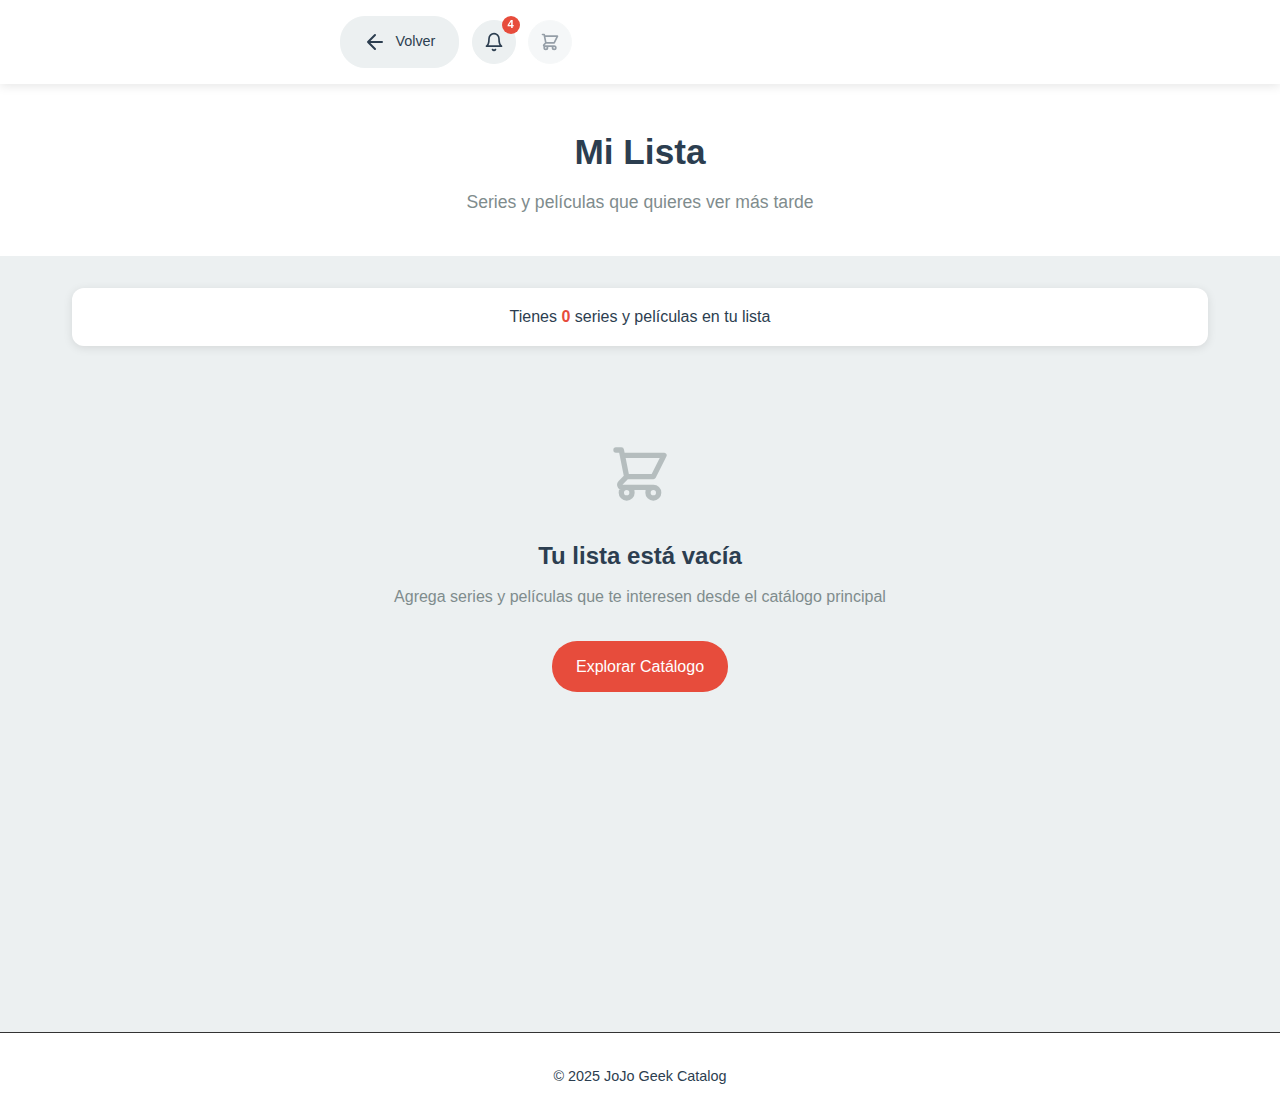
<file: pages/lista-deseos.html>
<!DOCTYPE html>
<html lang="es">
<head>
    <meta charset="UTF-8">
    <meta name="viewport" content="width=device-width, initial-scale=1.0">
    <title>Mi Lista - JoJo Geek Catalog</title>
    <link rel="stylesheet" href="../styles/variables.css">
    <link rel="stylesheet" href="../styles/main.css">
    <link rel="stylesheet" href="../styles/responsive.css">
    <link rel="stylesheet" href="../styles/lista-deseos.css">
    <!-- 🆕 AGREGAR ESTA LÍNEA -->
    <link rel="stylesheet" href="../styles/mobile-optimized.css">
</head>
<body>
    <header>
        <nav class="navbar">
            <div class="nav-controls">
                <a href="../index.html" class="back-button">
                    <svg width="24" height="24" viewBox="0 0 24 24" fill="none">
                        <path d="M19 12H5M12 19l-7-7 7-7" 
                              stroke="currentColor" stroke-width="2" stroke-linecap="round" stroke-linejoin="round"/>
                    </svg>
                    Volver
                </a>
                <div class="search-container" style="display: none;"></div>
                <button class="filter-toggle" style="display: none;"></button>
                <a href="noticias.html" class="noticias-toggle">
                    <svg width="20" height="20" viewBox="0 0 24 24" fill="none">
                        <path d="M18 8A6 6 0 006 8c0 7-3 9-3 9h18s-3-2-3-9M13.73 21a2 2 0 01-3.46 0" 
                              stroke="currentColor" stroke-width="2" stroke-linecap="round" stroke-linejoin="round"/>
                    </svg>
                    <span class="noticias-count" id="noticiasCount">0</span>
                </a>
                <div class="wishlist-toggle" style="opacity: 0.5;">
                    <svg width="20" height="20" viewBox="0 0 24 24" fill="none">
                        <path d="M3 3h2l.4 2M7 13h10l4-8H5.4M7 13L5.4 5M7 13l-2.293 2.293c-.63.63-.184 1.707.707 1.707H17m0 0a2 2 0 100 4 2 2 0 000-4zm-8 2a2 2 0 11-4 0 2 2 0 014 0z" 
                              stroke="currentColor" stroke-width="2" stroke-linecap="round" stroke-linejoin="round"/>
                    </svg>
                    <span class="wishlist-count" id="wishlistCount">0</span>
                </div>
            </div>
        </nav>
    </header>

    <main class="wishlist-page">
        <section class="wishlist-hero">
            <h1>Mi Lista</h1>
            <p>Series y películas que quieres ver más tarde</p>
        </section>

        <section class="wishlist-content">
            <div class="wishlist-stats" id="wishlistStats">
                <span>Tienes <strong id="seriesCount">0</strong> series y películas en tu lista</span>
            </div>
            
            <!-- 🆕 BOTÓN DE WHATSAPP AGREGADO -->
            <div class="whatsapp-container" id="whatsappContainer" style="display: none;">
                <button id="whatsappBtn" class="btn-whatsapp">
                    <svg width="20" height="20" viewBox="0 0 24 24" fill="none">
                        <path d="M21 11.5a8.38 8.38 0 0 1-.9 3.8 8.5 8.5 0 0 1-7.6 4.7 8.38 8.38 0 0 1-3.8-.9L3 21l1.9-5.7a8.38 8.38 0 0 1-.9-3.8 8.5 8.5 0 0 1 4.7-7.6 8.38 8.38 0 0 1 3.8-.9h.5a8.48 8.48 0 0 1 8 8v.5z" 
                              stroke="currentColor" stroke-width="2" stroke-linecap="round" stroke-linejoin="round"/>
                    </svg>
                    Enviar lista por WhatsApp
                </button>
                <p class="whatsapp-hint">Enviarás un mensaje con todo el contenido de tu lista</p>
            </div>
            
            <div class="wishlist-grid" id="wishlistGrid">
                <!-- Las series se cargarán aquí dinámicamente -->
            </div>

            <div class="empty-wishlist" id="emptyWishlist">
                <div class="empty-icon">
                    <svg width="64" height="64" viewBox="0 0 24 24" fill="none">
                        <path d="M3 3h2l.4 2M7 13h10l4-8H5.4M7 13L5.4 5M7 13l-2.293 2.293c-.63.63-.184 1.707.707 1.707H17m0 0a2 2 0 100 4 2 2 0 000-4zm-8 2a2 2 0 11-4 0 2 2 0 014 0z" 
                              stroke="currentColor" stroke-width="2" stroke-linecap="round" stroke-linejoin="round"/>
                    </svg>
                </div>
                <h3>Tu lista está vacía</h3>
                <p>Agrega series y películas que te interesen desde el catálogo principal</p>
                <a href="../index.html" class="btn-primary">Explorar Catálogo</a>
            </div>
        </section>
    </main>

    <footer>
        <p>&copy; 2025 JoJo Geek Catalog</p>
    </footer>

    <script src="../scripts/data.js"></script>
    <script src="../scripts/lista-deseos.js"></script>
</body>
</html>
</file>
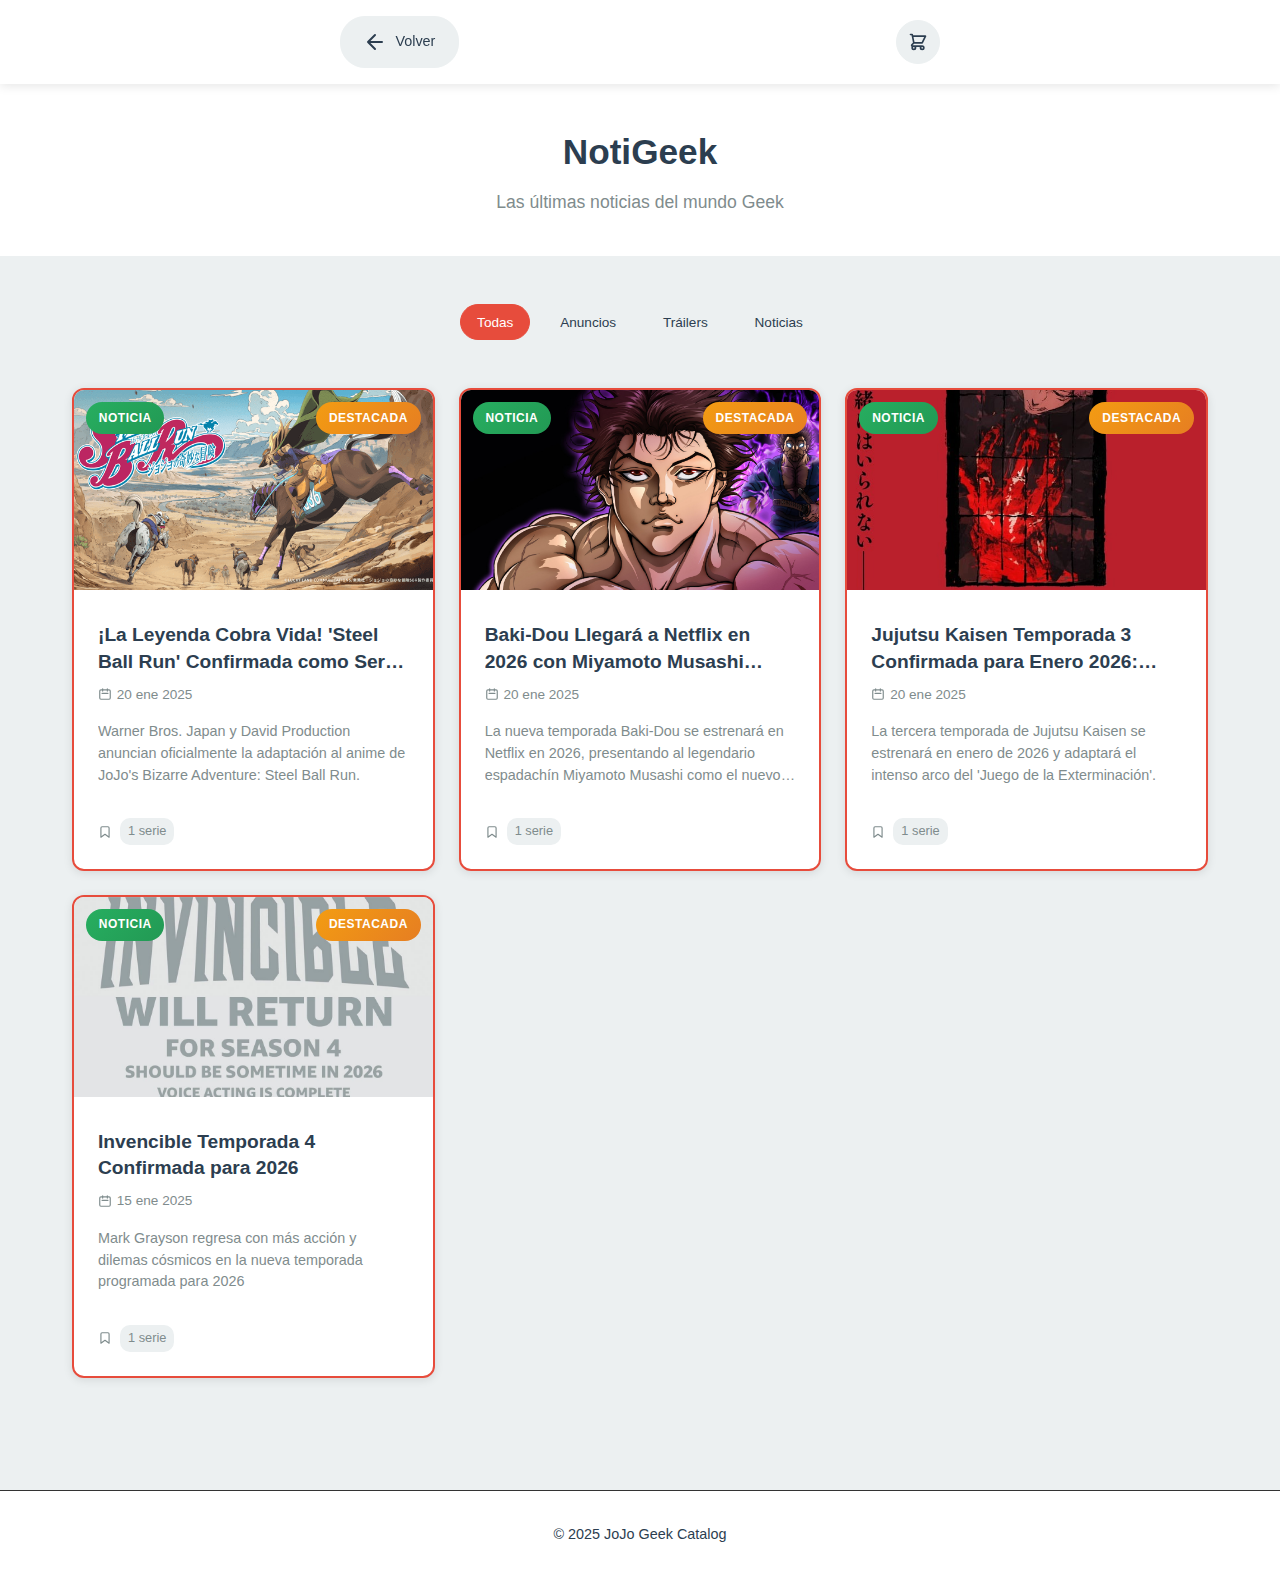
<file: pages/noticia-detalle.html>
<!DOCTYPE html>
<html lang="es">
<head>
    <meta charset="UTF-8">
    <meta name="viewport" content="width=device-width, initial-scale=1.0">
    <title>Detalle de Noticia - JoJo Geek Catalog</title>
    <link rel="stylesheet" href="../styles/variables.css">
    <link rel="stylesheet" href="../styles/main.css">
    <link rel="stylesheet" href="../styles/responsive.css">
    <link rel="stylesheet" href="../styles/noticia-detalle.css">
</head>
<body>
    <header>
        <nav class="navbar">
            <div class="nav-controls">
                <a href="noticias.html" class="back-button">
                    <svg width="24" height="24" viewBox="0 0 24 24" fill="none">
                        <path d="M19 12H5M12 19l-7-7 7-7" 
                              stroke="currentColor" stroke-width="2" stroke-linecap="round" stroke-linejoin="round"/>
                    </svg>
                    Volver a Noticias
                </a>
                
                <a href="../index.html" class="back-button home-button">
                    <svg width="24" height="24" viewBox="0 0 24 24" fill="none">
                        <path d="M3 9l9-7 9 7v11a2 2 0 01-2 2H5a2 2 0 01-2-2V9z" 
                              stroke="currentColor" stroke-width="2" stroke-linecap="round" stroke-linejoin="round"/>
                        <path d="M9 22V12h6v10" 
                              stroke="currentColor" stroke-width="2" stroke-linecap="round" stroke-linejoin="round"/>
                    </svg>
                    Inicio
                </a>
                
                <a href="lista-deseos.html" class="wishlist-toggle">
                    <svg width="20" height="20" viewBox="0 0 24 24" fill="none">
                        <path d="M3 3h2l.4 2M7 13h10l4-8H5.4M7 13L5.4 5M7 13l-2.293 2.293c-.63.63-.184 1.707.707 1.707H17m0 0a2 2 0 100 4 2 2 0 000-4zm-8 2a2 2 0 11-4 0 2 2 0 014 0z" 
                              stroke="currentColor" stroke-width="2" stroke-linecap="round" stroke-linejoin="round"/>
                    </svg>
                    <span class="wishlist-count">0</span>
                </a>
            </div>
        </nav>
    </header>

    <main class="noticia-detalle-page">
        <section class="noticia-hero" id="noticiaHero">
            <!-- Contenido cargado dinámicamente -->
        </section>

        <section class="noticia-container">
            <div class="noticia-content" id="noticiaContent">
                <!-- Contenido cargado dinámicamente -->
            </div>
            
            <div class="noticias-relacionadas" id="noticiasRelacionadas">
                <h3>Noticias Relacionadas</h3>
                <div class="related-grid" id="relatedGrid">
                    <!-- Contenido cargado dinámicamente -->
                </div>
            </div>
        </section>
    </main>

    <footer>
        <p>&copy; 2025 JoJo Geek Catalog</p>
    </footer>

    <script src="../scripts/data.js"></script>
    <script src="../scripts/noticia-detalle.js"></script>
</body>
</html>
</file>
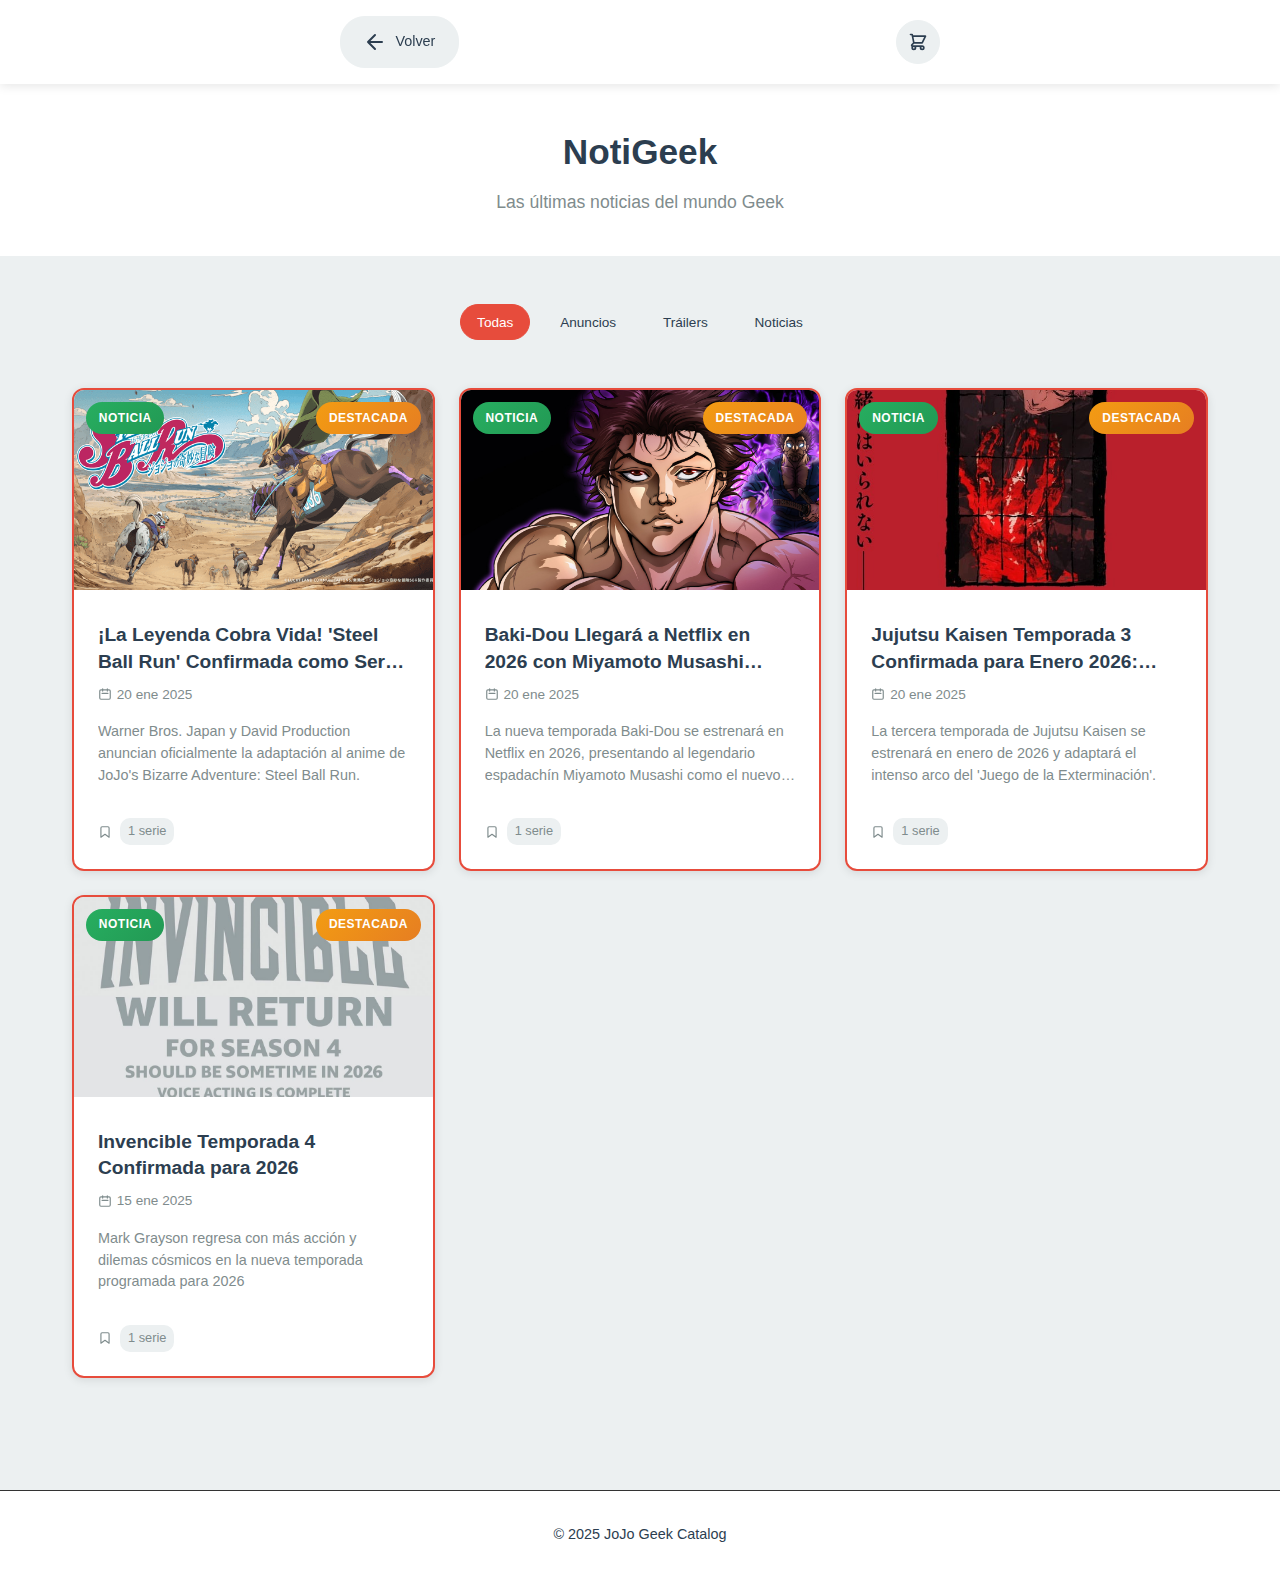
<file: pages/noticias.html>
<!DOCTYPE html>
<html lang="es">
<head>
    <meta charset="UTF-8">
    <meta name="viewport" content="width=device-width, initial-scale=1.0">
    <title>Noticias - JoJo Geek Catalog</title>
    <link rel="stylesheet" href="../styles/variables.css">
    <link rel="stylesheet" href="../styles/main.css">
    <link rel="stylesheet" href="../styles/responsive.css">
    <link rel="stylesheet" href="../styles/noticias.css">
</head>
<body>
    <header>
        <nav class="navbar">
            <div class="nav-controls">
                <!-- Elementos de la IZQUIERDA -->
                <div class="nav-left">
                    <a href="../index.html" class="back-button">
                        <svg width="24" height="24" viewBox="0 0 24 24" fill="none">
                            <path d="M19 12H5M12 19l-7-7 7-7" 
                                  stroke="currentColor" stroke-width="2" stroke-linecap="round" stroke-linejoin="round"/>
                        </svg>
                        Volver
                    </a>
                </div>

                <!-- Elementos de la DERECHA -->
                <div class="nav-right">
                    <!-- CARRITO DE DESEOS EN LA DERECHA -->
                    <a href="lista-deseos.html" class="wishlist-toggle">
                        <svg width="20" height="20" viewBox="0 0 24 24" fill="none">
                            <path d="M3 3h2l.4 2M7 13h10l4-8H5.4M7 13L5.4 5M7 13l-2.293 2.293c-.63.63-.184 1.707.707 1.707H17m0 0a2 2 0 100 4 2 2 0 000-4zm-8 2a2 2 0 11-4 0 2 2 0 014 0z" 
                                  stroke="currentColor" stroke-width="2" stroke-linecap="round" stroke-linejoin="round"/>
                        </svg>
                        <span class="wishlist-count">0</span>
                    </a>
                </div>
            </div>
        </nav>
    </header>

    <main class="noticias-page">
        <section class="noticias-hero">
            <h1>NotiGeek</h1>
            <p>Las últimas noticias del mundo Geek</p>
        </section>

        <section class="noticias-content">
            <div class="noticias-filters">
                <div class="filter-chips">
                    <button class="filter-chip active" data-filter="all">Todas</button>
                    <button class="filter-chip" data-filter="anuncio">Anuncios</button>
                    <button class="filter-chip" data-filter="trailer">Tráilers</button>
                    <button class="filter-chip" data-filter="noticia">Noticias</button>
                </div>
            </div>
            
            <div class="noticias-grid" id="noticiasGrid">
                <!-- Las noticias se cargarán aquí dinámicamente -->
            </div>

            <div class="empty-noticias" id="emptyNoticias" style="display: none;">
                <div class="empty-icon">
                    <svg width="64" height="64" viewBox="0 0 24 24" fill="none">
                        <path d="M13 16h-1v-4h-1m1-4h.01M21 12a9 9 0 11-18 0 9 9 0 0118 0z" 
                              stroke="currentColor" stroke-width="2" stroke-linecap="round" stroke-linejoin="round"/>
                    </svg>
                </div>
                <h3>No hay noticias disponibles</h3>
                <p>Próximamente tendremos más contenido</p>
            </div>
        </section>
    </main>

    <footer>
        <p>&copy; 2025 JoJo Geek Catalog </p>
    </footer>

    <script src="../scripts/data.js"></script>
    <script src="../scripts/noticias.js"></script>
</body>
</html>
</file>
<file: styles/variables.css>
:root {
    /* Colores modo claro (mantenemos por si acaso) */
    --primary: #2c3e50;
    --secondary: #3498db;
    --accent: #e74c3c;
    --bg-primary: #ecf0f1;
    --bg-secondary: #ffffff;
    --text-primary: #2c3e50;
    --text-secondary: #7f8c8d;
    
    /* Tipografía */
    --font-primary: 'Arial', sans-serif;
    
    /* Espaciado */
    --border-radius: 8px;
    --shadow: 0 2px 10px rgba(0,0,0,0.1);
    --shadow-hover: 0 5px 20px rgba(0,0,0,0.2);
    --transition: all 0.3s ease;
}

/* Modo oscuro ULTRA OSCURO (OLED) con mejor contraste */
@media (prefers-color-scheme: dark) {
    :root {
        /* FONDOS ULTRA OSCUROS - perfectos para OLED */
        --bg-primary: #000000;      /* Negro puro para OLED */
        --bg-secondary: #0a0a0a;    /* Casi negro para contraste */
        
        /* TARJETAS MÁS CLARAS - mejor contraste */
        --card-bg: #1a1a1a;         /* Gris oscuro para tarjetas */
        --card-border: #333333;     /* Borde más visible */
        
        /* TEXTOS CON ALTO CONTRASTE */
        --text-primary: #ffffff;    /* Blanco puro */
        --text-secondary: #b0b0b0;  /* Gris claro suave */
        
        /* COLORES DE ÉNFASIS MÁS VIBRANTES */
        --accent: #ff4444;          /* Rojo más vibrante */
        --secondary: #44aaff;       /* Azul más brillante */
        
        /* SOMBRAS MÁS PROFUNDAS */
        --shadow: 0 2px 10px rgba(0,0,0,0.8);
        --shadow-hover: 0 5px 20px rgba(0,0,0,0.9);
    }
}

/* Aplicar el nuevo color de tarjetas */
.serie-card {
    background: var(--card-bg, var(--bg-secondary)) !important;
    border: 1px solid var(--card-border, #333333) !important;
}

/* Info cards en página de detalles */
.info-card {
    background: var(--card-bg, var(--bg-secondary)) !important;
    border: 1px solid var(--card-border, #333333) !important;
}

/* Similar cards */
.similar-card {
    background: var(--card-bg, var(--bg-secondary)) !important;
    border: 1px solid var(--card-border, #333333) !important;
}

/* Buscador y botones con mejor contraste */
.search-container input {
    background-color: #1a1a1a;
    border-color: #333333;
    color: #ffffff;
}

.search-container input:focus {
    background-color: #222222;
    border-color: var(--accent);
}

.filter-toggle {
    background-color: #1a1a1a;
    border-color: #333333;
}

.filter-toggle:hover {
    background-color: var(--accent);
}

/* Panel de filtros */
.filters-panel {
    background-color: #0a0a0a;
    border-left: 1px solid #333333;
}

.genre-filter {
    background-color: #1a1a1a;
    border-color: #333333;
    color: #ffffff;
}

.genre-filter:hover {
    background-color: #222222;
}

.genre-filter.active {
    background-color: var(--accent);
    color: #000000;
}

/* Hero section */
.hero {
    background-color: #0a0a0a;
    border-bottom: 1px solid #333333;
}

/* Footer */
footer {
    background-color: #000000;
    border-top: 1px solid #333333;
}
</file>
<file: styles/main.css>
* {
    margin: 0;
    padding: 0;
    box-sizing: border-box;
}

body {
    font-family: var(--font-primary, Arial, sans-serif);
    background-color: var(--bg-primary, #ecf0f1);
    color: var(--text-primary, #2c3e50);
    line-height: 1.6;
    transition: var(--transition, all 0.3s ease);
}

.navbar {
    display: flex;
    justify-content: center;
    align-items: center;
    padding: 1rem 1.5rem;
    background-color: var(--bg-secondary, #ffffff);
    box-shadow: var(--shadow, 0 2px 10px rgba(0,0,0,0.1));
    position: sticky;
    top: 0;
    z-index: 100;
}

.nav-controls {
    display: flex;
    align-items: center;
    gap: 0.8rem;
    width: 100%;
    max-width: 600px;
}

.search-container {
    position: relative;
    display: flex;
    align-items: center;
    flex: 1;
}

.search-icon {
    position: absolute;
    left: 14px;
    color: var(--text-secondary, #7f8c8d);
    z-index: 2;
    pointer-events: none;
}

.search-container input {
    padding: 0.8rem 1rem 0.8rem 2.8rem;
    border: 1.5px solid var(--bg-primary, #ecf0f1);
    border-radius: 25px;
    width: 100%;
    background-color: var(--bg-primary, #ecf0f1);
    color: var(--text-primary, #2c3e50);
    font-size: 0.95rem;
    font-weight: 400;
    transition: var(--transition, all 0.3s ease);
}

.search-container input:focus {
    outline: none;
    border-color: var(--accent, #e74c3c);
    background-color: var(--bg-secondary, #ffffff);
}

.search-container input::placeholder {
    color: var(--text-secondary, #7f8c8d);
}

.filter-toggle, .wishlist-toggle {
    display: flex;
    align-items: center;
    justify-content: center;
    width: 44px;
    height: 44px;
    border: 1.5px solid var(--bg-primary, #ecf0f1);
    border-radius: 50%;
    background-color: var(--bg-primary, #ecf0f1);
    color: var(--text-primary, #2c3e50);
    cursor: pointer;
    transition: var(--transition, all 0.3s ease);
    padding: 0;
    flex-shrink: 0;
    text-decoration: none;
    position: relative;
}

.filter-toggle:hover, .wishlist-toggle:hover {
    background-color: var(--accent, #e74c3c);
    color: white;
    border-color: var(--accent, #e74c3c);
    transform: scale(1.05);
}

.filter-toggle.active {
    background-color: var(--accent, #e74c3c);
    color: white;
    border-color: var(--accent, #e74c3c);
}

.wishlist-count {
    position: absolute;
    top: -5px;
    right: -5px;
    background-color: var(--accent, #e74c3c);
    color: white;
    border-radius: 50%;
    width: 18px;
    height: 18px;
    font-size: 0.7rem;
    display: flex;
    align-items: center;
    justify-content: center;
    font-weight: 600;
    opacity: 0;
    transform: scale(0);
    transition: var(--transition, all 0.3s ease);
}

.wishlist-count.visible {
    opacity: 1;
    transform: scale(1);
}

/* Panel de Filtros con Chips */
.filters-chips-panel {
    background-color: var(--bg-secondary, #ffffff);
    border-top: 1px solid var(--bg-primary, #ecf0f1);
    box-shadow: var(--shadow, 0 2px 10px rgba(0,0,0,0.1));
    padding: 1.5rem;
    max-height: 0;
    overflow: hidden;
    opacity: 0;
    transform: translateY(-10px);
    transition: all 0.3s ease;
    position: relative;
    z-index: 101; /* MAYOR que el navbar */
}

.filters-chips-panel.active {
    max-height: 500px;
    opacity: 1;
    transform: translateY(0);
}

.filters-section {
    margin-bottom: 1.5rem;
}

.filters-section:last-child {
    margin-bottom: 0;
}

.filters-section-title {
    font-size: 0.9rem;
    font-weight: 600;
    color: var(--text-primary, #2c3e50);
    margin-bottom: 0.8rem;
    text-transform: uppercase;
    letter-spacing: 0.5px;
}

.chips-container {
    display: flex;
    flex-wrap: wrap;
    gap: 0.6rem;
}

.filter-chip {
    padding: 0.6rem 1rem;
    border: 1.5px solid var(--bg-primary, #ecf0f1);
    border-radius: 20px;
    background-color: var(--bg-primary, #ecf0f1);
    color: var(--text-primary, #2c3e50);
    cursor: pointer;
    transition: var(--transition, all 0.3s ease);
    font-size: 0.85rem;
    font-weight: 500;
    white-space: nowrap;
}

.filter-chip:hover {
    background-color: var(--accent, #e74c3c);
    color: white;
    border-color: var(--accent, #e74c3c);
    transform: translateY(-1px);
}

.filter-chip.active {
    background-color: var(--accent, #e74c3c);
    color: white;
    border-color: var(--accent, #e74c3c);
}

.back-button {
    display: flex;
    align-items: center;
    gap: 0.5rem;
    padding: 0.7rem 1.2rem;
    background-color: var(--bg-primary, #ecf0f1);
    color: var(--text-primary, #2c3e50);
    text-decoration: none;
    border-radius: 25px;
    font-weight: 500;
    transition: var(--transition, all 0.3s ease);
    border: 1.5px solid var(--bg-primary, #ecf0f1);
    font-size: 0.9rem;
    white-space: nowrap;
}

.back-button:hover {
    background-color: var(--accent, #e74c3c);
    color: white;
    border-color: var(--accent, #e74c3c);
    transform: translateY(-1px);
}

.hero {
    text-align: center;
    padding: 2.5rem 1.5rem;
    background-color: var(--bg-secondary, #ffffff);
    color: var(--text-primary, #2c3e50);
}

.hero h2 {
    font-size: 2rem;
    margin-bottom: 0.5rem;
    font-weight: 700;
}

.hero p {
    font-size: 1.1rem;
    color: var(--text-secondary, #7f8c8d);
    font-weight: 400;
}

/* 🆕 SECCIÓN DE CATEGORÍAS - DISEÑO MINIMALISTA MEJORADO */
.categories-section {
    background-color: var(--bg-secondary, #ffffff);
    border-bottom: 1px solid var(--card-border, var(--bg-primary));
    padding: 0 1.5rem;
}

.categories-tabs {
    display: flex;
    justify-content: center;
    align-items: center;
    gap: 0.5rem;
    max-width: 1200px;
    margin: 0 auto;
    padding: 1.5rem 0;
    overflow-x: auto;
    scrollbar-width: none; /* Firefox */
    -ms-overflow-style: none; /* IE/Edge */
}

.categories-tabs::-webkit-scrollbar {
    display: none; /* Chrome/Safari */
}

.category-tab {
    display: flex;
    align-items: center;
    justify-content: center;
    gap: 0.5rem;
    padding: 0.8rem 1.2rem;
    background-color: var(--bg-primary, #ecf0f1);
    color: var(--text-primary, #2c3e50);
    border: 1.5px solid var(--bg-primary, #ecf0f1);
    border-radius: 25px;
    cursor: pointer;
    transition: var(--transition, all 0.3s ease);
    font-weight: 500;
    font-size: 0.9rem;
    white-space: nowrap;
    flex-shrink: 0;
    text-decoration: none;
    position: relative;
}

.category-tab:hover {
    background-color: var(--card-border, #e0e0e0);
    border-color: var(--card-border, #e0e0e0);
    transform: translateY(-1px);
}

.category-tab.active {
    background-color: var(--accent, #e74c3c);
    color: white;
    border-color: var(--accent, #e74c3c);
    transform: translateY(-1px);
    box-shadow: 0 4px 12px rgba(231, 76, 60, 0.3);
}

/* 🆕 ICONOS PERFECTAMENTE CENTRADOS */
.category-icon {
    width: 16px;
    height: 16px;
    opacity: 0.8;
    transition: var(--transition, all 0.3s ease);
    display: flex;
    align-items: center;
    justify-content: center;
    flex-shrink: 0;
}

.category-icon svg {
    width: 100%;
    height: 100%;
    display: block;
}

.category-tab.active .category-icon {
    opacity: 1;
    filter: brightness(0) invert(1);
}

.category-count {
    background-color: rgba(255, 255, 255, 0.2);
    color: inherit;
    padding: 0.2rem 0.5rem;
    border-radius: 12px;
    font-size: 0.75rem;
    font-weight: 600;
    margin-left: 0.2rem;
    transition: var(--transition, all 0.3s ease);
    flex-shrink: 0;
}

.category-tab:not(.active) .category-count {
    background-color: var(--card-border, #e0e0e0);
    color: var(--text-secondary, #7f8c8d);
}

.series-grid {
    display: grid;
    grid-template-columns: repeat(2, 1fr);
    gap: 1rem;
    padding: 1rem;
    max-width: 1200px;
    margin: 0 auto;
}

.serie-card {
    background: var(--card-bg, var(--bg-secondary));
    border-radius: 12px;
    overflow: hidden;
    box-shadow: var(--shadow, 0 2px 10px rgba(0,0,0,0.1));
    transition: var(--transition, all 0.3s ease);
    cursor: pointer;
    border: 1px solid var(--card-border, var(--bg-primary));
    position: relative;
}

.serie-card:hover {
    transform: translateY(-3px);
    box-shadow: var(--shadow-hover, 0 5px 20px rgba(0,0,0,0.2));
}

.serie-poster {
    width: 100%;
    height: 220px;
    object-fit: cover;
    background: var(--bg-primary, #ecf0f1);
}

.serie-info {
    padding: 0.8rem;
}

.serie-title {
    font-size: 0.95rem;
    margin-bottom: 0.3rem;
    color: var(--text-primary, #2c3e50);
    font-weight: 600;
    line-height: 1.3;
}

.serie-meta {
    display: flex;
    justify-content: space-between;
    color: var(--text-secondary, #7f8c8d);
    font-size: 0.8rem;
    margin-bottom: 0.2rem;
}

/* Estado en esquina superior izquierda con punto indicador */
.status-indicator-card {
    position: absolute;
    top: 10px;
    left: 10px;
    width: 32px;
    height: 32px;
    background: rgba(0, 0, 0, 0.7);
    border: none;
    border-radius: 50%;
    display: flex;
    align-items: center;
    justify-content: center;
    transition: var(--transition, all 0.3s ease);
    backdrop-filter: blur(10px);
    cursor: pointer;
}

.status-indicator-card.pending {
    background: rgba(0, 0, 0, 0.7);
}

.status-indicator-card.watching {
    background: rgba(52, 152, 219, 0.9);
}

.status-indicator-card.completed {
    background: rgba(231, 76, 60, 0.9);
}

.status-indicator-card.has-progress::after {
    content: '';
    position: absolute;
    top: -2px;
    right: -2px;
    width: 8px;
    height: 8px;
    background: var(--accent, #e74c3c);
    border-radius: 50%;
    border: 2px solid white;
}

.status-indicator-card:hover {
    transform: scale(1.1);
}

.status-icon-card {
    width: 16px;
    height: 16px;
    color: white;
    display: flex;
    align-items: center;
    justify-content: center;
}

.status-icon-card svg {
    width: 100%;
    height: 100%;
    display: block;
}

.wishlist-btn-card {
    position: absolute;
    top: 10px;
    right: 10px;
    width: 32px;
    height: 32px;
    background: rgba(0, 0, 0, 0.7);
    border: none;
    border-radius: 50%;
    color: white;
    cursor: pointer;
    display: flex;
    align-items: center;
    justify-content: center;
    transition: var(--transition, all 0.3s ease);
    backdrop-filter: blur(10px);
}

.wishlist-btn-card:hover {
    background: var(--accent, #e74c3c);
    transform: scale(1.1);
}

.wishlist-btn-card.active {
    background: var(--accent, #e74c3c);
}

.wishlist-btn-card svg {
    width: 16px;
    height: 16px;
    display: block;
}

.no-results {
    text-align: center;
    grid-column: 1 / -1;
    padding: 2rem;
    color: var(--text-secondary, #7f8c8d);
    font-size: 1.1rem;
}

footer {
    text-align: center;
    padding: 2rem;
    background-color: var(--bg-secondary, #ffffff);
    margin-top: 3rem;
    color: var(--text-primary, #2c3e50);
    font-size: 0.9rem;
}

/* OVERLAY CORREGIDO */
.overlay {
    position: fixed;
    top: 0;
    left: 0;
    width: 100%;
    height: 100%;
    background: rgba(0, 0, 0, 0.5);
    z-index: 99; /* MENOR que el panel de filtros */
    display: none;
    pointer-events: auto; /* Permitir clics */
}

.overlay.active {
    display: block;
}

.btn-primary {
    display: inline-block;
    padding: 0.8rem 1.5rem;
    background-color: var(--accent, #e74c3c);
    color: white;
    text-decoration: none;
    border-radius: 25px;
    font-weight: 500;
    transition: var(--transition, all 0.3s ease);
    border: none;
    cursor: pointer;
}

.btn-primary:hover {
    background-color: var(--secondary, #3498db);
    transform: translateY(-2px);
}

/* 🆕 ESTILOS PARA NOTICIAS EN NAVBAR - COLORES CORREGIDOS */

.noticias-toggle {
    display: flex;
    align-items: center;
    justify-content: center;
    width: 44px;
    height: 44px;
    border: 1.5px solid var(--bg-primary);
    border-radius: 50%;
    background-color: var(--bg-primary);
    color: var(--text-primary);
    cursor: pointer;
    transition: var(--transition);
    padding: 0;
    flex-shrink: 0;
    text-decoration: none;
    position: relative;
}

.noticias-toggle:hover {
    background-color: var(--accent);
    color: white;
    border-color: var(--accent);
    transform: scale(1.05);
}

.noticias-count {
    position: absolute;
    top: -5px;
    right: -5px;
    background-color: var(--accent);
    color: white;
    border-radius: 50%;
    width: 18px;
    height: 18px;
    font-size: 0.7rem;
    display: flex;
    align-items: center;
    justify-content: center;
    font-weight: 600;
    opacity: 0;
    transform: scale(0);
    transition: var(--transition);
}

.noticias-count.visible {
    opacity: 1;
    transform: scale(1);
}

/* 🆕 ESTILOS ADICIONALES PARA NOTICIAS */

.series-relacionadas-detalle {
    margin-top: 2rem;
    padding-top: 2rem;
    border-top: 1px solid var(--card-border);
}

.series-relacionadas-detalle h3 {
    color: var(--accent);
    margin-bottom: 1rem;
    font-size: 1.2rem;
    font-weight: 600;
}

.series-links {
    display: flex;
    flex-wrap: wrap;
    gap: 1rem;
}

.serie-link {
    display: flex;
    align-items: center;
    gap: 0.8rem;
    padding: 0.8rem 1rem;
    background: var(--bg-primary);
    border-radius: 8px;
    text-decoration: none;
    color: var(--text-primary);
    transition: var(--transition);
    border: 1px solid transparent;
}

.serie-link:hover {
    background: var(--card-border);
    border-color: var(--accent);
    transform: translateY(-2px);
}

.serie-link img {
    width: 40px;
    height: 40px;
    border-radius: 6px;
    object-fit: cover;
}

.serie-link span {
    font-weight: 500;
    font-size: 0.9rem;
}

.noticia-series-detalle {
    display: flex;
    align-items: center;
    gap: 0.5rem;
    color: var(--text-secondary);
    font-size: 0.9rem;
    margin-top: 0.5rem;
}

/* 🆕 TOAST NOTIFICATIONS */

.toast {
    position: fixed;
    top: 20px;
    right: 20px;
    padding: 1rem 1.5rem;
    border-radius: 8px;
    color: white;
    font-weight: 500;
    z-index: 10000;
    animation: toastSlideIn 0.3s ease;
    box-shadow: var(--shadow-hover);
}

.toast.success {
    background: #27ae60;
}

.toast.error {
    background: #e74c3c;
}

.toast.info {
    background: #3498db;
}

@keyframes toastSlideIn {
    from {
        transform: translateX(100%);
        opacity: 0;
    }
    to {
        transform: translateX(0);
        opacity: 1;
    }
}

/* 🆕 BOTÓN CAMBIAR NOMBRE */

.change-username-btn {
    background: none;
    border: none;
    color: var(--text-secondary);
    cursor: pointer;
    font-size: 0.8rem;
    text-decoration: underline;
    transition: var(--transition);
}

.change-username-btn:hover {
    color: var(--accent);
}

/* 🆕 ESTADOS DE LECTURA */

.noticia-card.leida {
    opacity: 0.8;
}

.noticia-card.leida .noticia-titulo {
    color: var(--text-secondary);
}

/* 🆕 RESPONSIVE ADICIONAL */

@media (max-width: 768px) {
    .series-links {
        flex-direction: column;
    }
    
    .serie-link {
        justify-content: flex-start;
    }
    
    .noticias-toggle {
        width: 40px;
        height: 40px;
    }
    
    .noticias-toggle svg {
        width: 18px;
        height: 18px;
    }

    /* 🆕 RESPONSIVE PARA CATEGORÍAS */
    .categories-section {
        padding: 0 1rem;
    }
    
    .categories-tabs {
        justify-content: flex-start;
        padding: 1rem 0;
    }
    
    .category-tab {
        padding: 0.7rem 1rem;
        font-size: 0.85rem;
    }
    
    .category-icon {
        width: 14px;
        height: 14px;
    }
}

@media (max-width: 480px) {
    .hero-text-detalle h1 {
        font-size: 1.5rem;
    }
    
    .series-links {
        gap: 0.5rem;
    }
    
    .serie-link {
        padding: 0.6rem 0.8rem;
    }
    
    .serie-link img {
        width: 32px;
        height: 32px;
    }
    
    .serie-link span {
        font-size: 0.8rem;
    }

    /* 🆕 RESPONSIVE MÓVIL PARA CATEGORÍAS */
    .categories-tabs {
        gap: 0.3rem;
    }
    
    .category-tab {
        padding: 0.6rem 0.8rem;
        font-size: 0.8rem;
    }
    
    .category-count {
        font-size: 0.7rem;
        padding: 0.15rem 0.4rem;
    }
}

/* === LAZY LOADING STYLES === */
.series-poster {
    width: 100%;
    height: auto;
    border-radius: 8px;
    transition: all 0.3s ease;
    background: #f0f0f0;
    min-height: 300px;
}

.series-poster.lazy {
    filter: blur(5px);
    opacity: 0.7;
}

.series-poster.loaded {
    filter: blur(0);
    opacity: 1;
}

.series-poster[src*="placeholder.jpg"] {
    background: linear-gradient(45deg, #e0e0e0 25%, transparent 25%), 
                linear-gradient(-45deg, #e0e0e0 25%, transparent 25%), 
                linear-gradient(45deg, transparent 75%, #e0e0e0 75%), 
                linear-gradient(-45deg, transparent 75%, #e0e0e0 75%);
    background-size: 20px 20px;
    background-position: 0 0, 0 10px, 10px -10px, -10px 0px;
}

/* 🆕 ESTILOS PARA PANEL ACERCA DE / CONTACTO - COLORES CORREGIDOS */

/* Botón Acerca De */
.about-toggle {
    display: flex;
    align-items: center;
    justify-content: center;
    width: 44px;
    height: 44px;
    border: 1.5px solid var(--bg-primary);
    border-radius: 50%;
    background-color: var(--bg-primary);
    color: var(--text-primary);
    cursor: pointer;
    transition: var(--transition);
    padding: 0;
    flex-shrink: 0;
}

.about-toggle:hover {
    background-color: var(--accent);
    color: white;
    border-color: var(--accent);
    transform: scale(1.05);
}

/* Panel Acerca De */
.about-panel {
    position: fixed;
    top: 0;
    right: -400px;
    width: 380px;
    height: 100vh;
    background: var(--bg-secondary);
    box-shadow: -5px 0 25px rgba(0, 0, 0, 0.3);
    z-index: 1000;
    transition: right 0.3s ease;
    overflow-y: auto;
}

.about-panel.active {
    right: 0;
}

.about-content {
    padding: 1.5rem;
    height: 100%;
    display: flex;
    flex-direction: column;
}

.about-header {
    display: flex;
    justify-content: space-between;
    align-items: center;
    margin-bottom: 2rem;
    padding-bottom: 1rem;
    border-bottom: 1px solid var(--card-border);
}

.about-header h3 {
    color: var(--accent);
    font-size: 1.3rem;
    margin: 0;
}

.about-close {
    background: none;
    border: none;
    color: var(--text-secondary);
    cursor: pointer;
    padding: 0.5rem;
    border-radius: 50%;
    transition: var(--transition);
}

.about-close:hover {
    background: var(--accent);
    color: white;
}

.about-sections {
    flex: 1;
    display: flex;
    flex-direction: column;
    gap: 2rem;
}

.about-section h4 {
    color: var(--text-primary);
    margin-bottom: 1rem;
    font-size: 1.1rem;
    font-weight: 600;
}

/* Información del Creador */
.creator-info {
    display: flex;
    gap: 1rem;
    align-items: flex-start;
}

.creator-avatar {
    width: 50px;
    height: 50px;
    border-radius: 50%;
    background: var(--bg-primary);
    display: flex;
    align-items: center;
    justify-content: center;
    flex-shrink: 0;
}

.creator-details {
    flex: 1;
}

.creator-details strong {
    display: block;
    color: var(--text-primary);
    margin-bottom: 0.3rem;
}

.creator-details p {
    color: var(--text-secondary);
    font-size: 0.9rem;
    margin-bottom: 1rem;
}

.creator-links {
    display: flex;
    flex-direction: column;
    gap: 0.5rem;
}

.contact-link {
    display: flex;
    align-items: center;
    gap: 0.5rem;
    color: var(--accent);
    text-decoration: none;
    font-size: 0.85rem;
    transition: var(--transition);
    padding: 0.3rem 0;
}

.contact-link:hover {
    color: var(--secondary);
    transform: translateX(5px);
}

/* Información del Negocio */
.business-details strong {
    display: block;
    color: var(--text-primary);
    margin-bottom: 0.3rem;
}

.business-details p {
    color: var(--text-secondary);
    font-size: 0.9rem;
    margin-bottom: 1rem;
}

.business-contact {
    display: flex;
    flex-direction: column;
    gap: 0.7rem;
}

.contact-item {
    display: flex;
    align-items: center;
    gap: 0.5rem;
    color: var(--text-primary);
    font-size: 0.85rem;
}

.contact-item svg {
    color: var(--accent);
    flex-shrink: 0;
}

/* Información del Sitio */
.site-info p {
    color: var(--text-secondary);
    font-size: 0.9rem;
    margin-bottom: 1rem;
    line-height: 1.5;
}

.features-list {
    list-style: none;
    padding: 0;
    margin: 0 0 1.5rem 0;
}

.features-list li {
    color: var(--text-primary);
    font-size: 0.85rem;
    padding: 0.3rem 0;
    display: flex;
    align-items: center;
    gap: 0.5rem;
}

.version-info {
    background: var(--bg-primary);
    padding: 1rem;
    border-radius: 8px;
    text-align: center;
}

.version-info strong {
    display: block;
    color: var(--text-primary);
    margin-bottom: 0.3rem;
}

.version-info span {
    color: var(--text-secondary);
    font-size: 0.8rem;
}

/* Footer del Panel */
.about-footer {
    margin-top: 2rem;
    padding-top: 1.5rem;
    border-top: 1px solid var(--card-border);
    text-align: center;
}

.about-footer p {
    color: var(--text-secondary);
    font-size: 0.9rem;
    margin: 0;
}

/* Overlay */
.about-overlay {
    position: fixed;
    top: 0;
    left: 0;
    width: 100%;
    height: 100%;
    background: rgba(0, 0, 0, 0.5);
    z-index: 999;
    opacity: 0;
    visibility: hidden;
    transition: var(--transition);
}

.about-overlay.active {
    opacity: 1;
    visibility: visible;
}

/* 🆕 ESTILOS PARA SECCIÓN DE DESCARGAS - MANTENIENDO ESTÉTICA */
.downloads-section {
    display: flex;
    flex-direction: column;
    gap: 1.2rem;
}

.download-item {
    background: var(--bg-primary);
    padding: 1.2rem;
    border-radius: 8px;
    border: 1px solid var(--card-border);
    transition: var(--transition);
}

.download-item:hover {
    border-color: var(--accent);
    transform: translateY(-2px);
}

.download-info {
    margin-bottom: 1rem;
}

.download-info strong {
    display: block;
    color: var(--text-primary);
    margin-bottom: 0.3rem;
    font-size: 1rem;
}

.download-info span {
    color: var(--text-secondary);
    font-size: 0.85rem;
}

.download-platforms {
    display: flex;
    flex-wrap: wrap;
    gap: 0.6rem;
}

.platform-btn {
    display: flex;
    align-items: center;
    gap: 0.4rem;
    padding: 0.5rem 0.8rem;
    background: var(--bg-secondary);
    color: var(--text-primary);
    text-decoration: none;
    border-radius: 20px;
    font-size: 0.8rem;
    font-weight: 500;
    transition: var(--transition);
    border: 1.5px solid var(--card-border);
    white-space: nowrap;
}

.platform-btn:hover {
    background: var(--accent);
    color: white;
    border-color: var(--accent);
    transform: translateY(-1px);
}

.platform-btn svg {
    flex-shrink: 0;
    color: inherit;
}

/* RESPONSIVE */
@media (max-width: 768px) {
    .about-panel {
        width: 100%;
        right: -100%;
    }
    
    .about-content {
        padding: 1rem;
    }
    
    .creator-info {
        flex-direction: column;
        text-align: center;
    }
    
    .creator-avatar {
        align-self: center;
    }
    
    /* 🆕 RESPONSIVE PARA DESCARGAS */
    .download-platforms {
        gap: 0.4rem;
    }
    
    .platform-btn {
        padding: 0.4rem 0.7rem;
        font-size: 0.75rem;
    }
}

@media (max-width: 480px) {
    .about-sections {
        gap: 1.5rem;
    }
    
    .about-section h4 {
        font-size: 1rem;
    }
    
    .contact-link, .contact-item {
        font-size: 0.8rem;
    }
    
    /* 🆕 RESPONSIVE MÓVIL PARA DESCARGAS */
    .download-item {
        padding: 1rem;
    }
    
    .download-platforms {
        justify-content: center;
    }
    
    .platform-btn {
        padding: 0.4rem 0.6rem;
        font-size: 0.7rem;
    }
    
    .download-info strong {
        font-size: 0.9rem;
    }
    
    .download-info span {
        font-size: 0.8rem;
    }
}
</file>
<file: styles/responsive.css>
@media (min-width: 768px) and (max-width: 1024px) {
    .series-grid {
        grid-template-columns: repeat(2, 1fr);
        gap: 1.2rem;
        padding: 1.2rem;
    }
    
    .serie-poster {
        height: 250px;
    }
    
    .nav-controls {
        max-width: 500px;
    }
    
    .back-button {
        padding: 0.8rem 1.3rem;
    }
    
    .filters-chips-panel {
        padding: 1.2rem;
    }
    
    .chips-container {
        gap: 0.5rem;
    }
    
    .filter-chip {
        padding: 0.5rem 0.9rem;
        font-size: 0.82rem;
    }
}

@media (min-width: 1025px) {
    .series-grid {
        grid-template-columns: repeat(3, 1fr);
        gap: 1.5rem;
        padding: 1.5rem;
    }
    
    .serie-poster {
        height: 280px;
    }
    
    .nav-controls {
        max-width: 600px;
    }
    
    .back-button {
        padding: 0.8rem 1.4rem;
    }
    
    .filters-chips-panel {
        padding: 1.5rem;
    }
}

@media (max-width: 767px) {
    .navbar {
        padding: 0.8rem 1rem;
    }
    
    .nav-controls {
        gap: 0.6rem;
        width: 100%;
        max-width: none;
    }
    
    .search-container input {
        padding: 0.7rem 0.9rem 0.7rem 2.5rem;
        font-size: 0.9rem;
    }
    
    .search-icon {
        left: 12px;
        width: 16px;
        height: 16px;
    }
    
    .filter-toggle, .wishlist-toggle {
        width: 40px;
        height: 40px;
        flex-shrink: 0;
    }
    
    .filter-toggle svg, .wishlist-toggle svg {
        width: 18px;
        height: 18px;
    }
    
    .back-button {
        padding: 0.6rem 1rem;
        font-size: 0.85rem;
    }
    
    .filters-chips-panel {
        padding: 1rem;
    }
    
    .filters-section {
        margin-bottom: 1.2rem;
    }
    
    .filters-section-title {
        font-size: 0.85rem;
        margin-bottom: 0.6rem;
    }
    
    .chips-container {
        gap: 0.5rem;
    }
    
    .filter-chip {
        padding: 0.5rem 0.8rem;
        font-size: 0.8rem;
    }
    
    .series-grid {
        grid-template-columns: repeat(2, 1fr);
        gap: 0.8rem;
        padding: 0.8rem;
    }
    
    .serie-poster {
        height: 190px;
    }
    
    .serie-info {
        padding: 0.6rem;
    }
    
    .serie-title {
        font-size: 0.9rem;
    }
    
    .serie-meta {
        font-size: 0.75rem;
    }
    
    .hero {
        padding: 2rem 1rem;
    }
    
    .hero h2 {
        font-size: 1.6rem;
    }
    
    .hero p {
        font-size: 1rem;
    }
}

@media (max-width: 480px) {
    .navbar {
        padding: 0.7rem 0.8rem;
    }
    
    .series-grid {
        grid-template-columns: repeat(2, 1fr);
        gap: 0.6rem;
        padding: 0.6rem;
    }
    
    .serie-poster {
        height: 170px;
    }
    
    .search-container input {
        padding: 0.6rem 0.8rem 0.6rem 2.2rem;
        font-size: 0.85rem;
    }
    
    .search-icon {
        left: 10px;
        width: 14px;
        height: 14px;
    }
    
    .back-button {
        padding: 0.5rem 0.8rem;
        font-size: 0.8rem;
    }
    
    .back-button svg {
        width: 18px;
        height: 18px;
    }
    
    .filters-chips-panel {
        padding: 0.8rem;
    }
    
    .filter-chip {
        padding: 0.4rem 0.7rem;
        font-size: 0.75rem;
    }
    
    .chips-container {
        gap: 0.4rem;
    }
}

@media (max-width: 360px) {
    .series-grid {
        grid-template-columns: 1fr;
        gap: 0.8rem;
    }
    
    .chips-container {
        justify-content: center;
    }
}
</file>
<file: styles/lista-deseos.css>
.wishlist-page {
    min-height: 100vh;
}

.wishlist-hero {
    text-align: center;
    padding: 2.5rem 1.5rem;
    background-color: var(--bg-secondary, #ffffff);
    color: var(--text-primary, #2c3e50);
}

.wishlist-hero h1 {
    font-size: 2.2rem;
    margin-bottom: 0.5rem;
    font-weight: 700;
}

.wishlist-hero p {
    font-size: 1.1rem;
    color: var(--text-secondary, #7f8c8d);
    font-weight: 400;
}

.wishlist-content {
    max-width: 1200px;
    margin: 0 auto;
    padding: 2rem;
}

.wishlist-stats {
    background: var(--bg-secondary);
    padding: 1rem 1.5rem;
    border-radius: 12px;
    margin-bottom: 2rem;
    box-shadow: var(--shadow);
    text-align: center;
    color: var(--text-primary);
}

.wishlist-stats strong {
    color: var(--accent);
}

.wishlist-grid {
    display: grid;
    grid-template-columns: repeat(auto-fill, minmax(300px, 1fr));
    gap: 1.5rem;
    margin-bottom: 2rem;
}

.wishlist-item {
    background: var(--bg-secondary);
    border-radius: 12px;
    overflow: hidden;
    box-shadow: var(--shadow);
    transition: var(--transition);
    border: 1px solid var(--card-border, var(--bg-primary));
}

.wishlist-item:hover {
    transform: translateY(-3px);
    box-shadow: var(--shadow-hover);
}

.wishlist-item-header {
    position: relative;
}

.wishlist-item-poster {
    width: 100%;
    height: 200px;
    object-fit: cover;
}

.remove-btn {
    position: absolute;
    top: 10px;
    right: 10px;
    width: 32px;
    height: 32px;
    background: rgba(0, 0, 0, 0.7);
    border: none;
    border-radius: 50%;
    color: white;
    cursor: pointer;
    display: flex;
    align-items: center;
    justify-content: center;
    transition: var(--transition);
    backdrop-filter: blur(10px);
}

.remove-btn:hover {
    background: var(--accent);
    transform: scale(1.1);
}

.wishlist-item-info {
    padding: 1.2rem;
}

.wishlist-item-title {
    font-size: 1.1rem;
    margin-bottom: 0.5rem;
    color: var(--text-primary);
    font-weight: 600;
}

.wishlist-item-meta {
    display: flex;
    justify-content: space-between;
    color: var(--text-secondary);
    font-size: 0.85rem;
    margin-bottom: 1rem;
}

.wishlist-item-genres {
    display: flex;
    flex-wrap: wrap;
    gap: 0.4rem;
}

.wishlist-genre-tag {
    background: var(--bg-primary);
    color: var(--text-primary);
    padding: 0.3rem 0.6rem;
    border-radius: 15px;
    font-size: 0.75rem;
    font-weight: 500;
}

.empty-wishlist {
    text-align: center;
    padding: 4rem 2rem;
    color: var(--text-secondary);
}

.empty-icon {
    margin-bottom: 1.5rem;
    opacity: 0.5;
}

.empty-wishlist h3 {
    font-size: 1.5rem;
    margin-bottom: 0.5rem;
    color: var(--text-primary);
}

.empty-wishlist p {
    margin-bottom: 2rem;
    font-size: 1rem;
}

@media (max-width: 768px) {
    .wishlist-content {
        padding: 1rem;
    }
    
    .wishlist-grid {
        grid-template-columns: 1fr;
        gap: 1rem;
    }
    
    .wishlist-hero {
        padding: 2rem 1rem;
    }
    
    .wishlist-hero h1 {
        font-size: 1.8rem;
    }
}

@media (max-width: 480px) {
    .wishlist-item {
        margin: 0 0.5rem;
    }
    
    .wishlist-item-info {
        padding: 1rem;
    }
    
    .wishlist-item-title {
        font-size: 1rem;
    }
}
</file>
<file: styles/mobile-optimized.css>
/* mobile-optimized.css - OPTIMIZACIONES PARA MÓVILES DE BAJOS RECURSOS */

/**
 * ESTILOS PARA DISPOSITIVOS DE GAMA BAJA
 * Se activan automáticamente cuando se detecta bajo rendimiento
 */

/* 🎯 DISPOSITIVOS PEQUEÑOS Y DE BAJOS RECURSOS */
@media (max-width: 480px) and (max-height: 700px) {
    /* Reducir animaciones y efectos hover */
    .serie-card,
    .noticia-card,
    .wishlist-item,
    .similar-card,
    .related-card {
        transition: none !important;
        transform: none !important;
    }
    
    /* Simplificar sombras para mejor rendimiento GPU */
    .serie-card,
    .noticia-card,
    .wishlist-item,
    .info-card,
    .similar-card,
    .related-card {
        box-shadow: 0 1px 3px rgba(0,0,0,0.1) !important;
    }
    
    /* Reducir padding para más espacio en pantallas pequeñas */
    .serie-info,
    .noticia-contenido,
    .wishlist-item-info,
    .similar-info {
        padding: 0.5rem !important;
    }
    
    /* Optimizar tamaños de imágenes */
    .serie-poster {
        height: 150px !important;
    }
    
    .noticia-imagen {
        height: 120px !important;
    }
    
    .wishlist-item-poster {
        height: 140px !important;
    }
    
    .similar-poster {
        height: 140px !important;
    }
    
    /* Ajustar tipografía para mejor legibilidad */
    .serie-title,
    .noticia-titulo,
    .wishlist-item-title,
    .similar-title {
        font-size: 0.85rem !important;
        line-height: 1.2 !important;
    }
    
    .serie-meta,
    .noticia-meta,
    .wishlist-item-meta,
    .similar-meta {
        font-size: 0.7rem !important;
    }
    
    /* Optimizar grids */
    .series-grid,
    .noticias-grid,
    .wishlist-grid,
    .similar-grid {
        gap: 0.8rem !important;
    }
}

/* 🎯 DISPOSITIVOS MUY PEQUEÑOS O CON POCA RAM */
@media (max-width: 360px), (max-height: 600px) {
    /* Ocultar elementos no esenciales */
    .hero p,
    .wishlist-hero p,
    .noticias-hero p {
        display: none;
    }
    
    /* Simplificar navbar */
    .nav-controls {
        gap: 0.3rem !important;
    }
    
    .back-button span {
        display: none;
    }
    
    .back-button {
        padding: 0.5rem !important;
        width: 40px !important;
        height: 40px !important;
        justify-content: center !important;
    }
    
    /* Reducir márgenes y padding */
    .series-grid,
    .noticias-grid,
    .wishlist-grid {
        gap: 0.5rem !important;
        padding: 0.5rem !important;
    }
    
    /* Ajustar headers */
    .hero h2,
    .wishlist-hero h1,
    .noticias-hero h1 {
        font-size: 1.3rem !important;
        margin-bottom: 0.5rem !important;
    }
    
    /* Optimizar botones */
    .filter-chip,
    .category-tab {
        padding: 0.4rem 0.8rem !important;
        font-size: 0.75rem !important;
    }
}

/* 💡 MODO AHORRO DE ENERGÍA (se activa automáticamente) */
.power-save-mode {
    /* Deshabilitar todas las transiciones y animaciones */
    * {
        transition: none !important;
        animation: none !important;
        transform: none !important;
    }
    
    /* Mantener hover básico pero sin animaciones */
    .serie-card:hover,
    .noticia-card:hover,
    .wishlist-item:hover,
    .similar-card:hover {
        opacity: 0.9 !important;
    }
    
    /* Simplificar panels deslizantes */
    .filters-chips-panel {
        transform: none !important;
        transition: none !important;
    }
    
    /* Reducir opacidades de elementos decorativos */
    .status-indicator-card,
    .wishlist-btn-card,
    .remove-btn {
        opacity: 0.9;
    }
    
    /* Optimizar imágenes de placeholder */
    .serie-poster[src*="placeholder"],
    .noticia-imagen[src*="default-news"],
    .similar-poster[src*="placeholder"] {
        filter: none !important;
    }
}

/* 🚀 OPTIMIZACIONES ESPECÍFICAS PARA LAZY LOADING */
.power-save-mode .lazy {
    filter: blur(3px) !important; /* Reducir blur para mejor rendimiento */
}

/* 📱 MEJORAS DE RENDIMIENTO EN CARDS */
@media (max-width: 420px) {
    .series-grid {
        grid-template-columns: repeat(2, 1fr) !important;
    }
    
    .serie-card {
        margin: 0 !important;
    }
    
    /* Simplificar badges */
    .noticia-badge {
        font-size: 0.65rem !important;
        padding: 0.3rem 0.6rem !important;
    }
    
    /* Optimizar contadores */
    .wishlist-count,
    .noticias-count {
        width: 16px !important;
        height: 16px !important;
        font-size: 0.65rem !important;
    }
}

/* 🎨 MANTENER ACCESIBILIDAD MIENTRAS SE OPTIMIZA */
.power-save-mode .serie-card:focus,
.power-save-mode .noticia-card:focus,
.power-save-mode .wishlist-item:focus {
    outline: 2px solid var(--accent) !important;
    outline-offset: 2px !important;
}

/**
 * NOTA: Estos estilos solo se aplican cuando:
 * 1. El dispositivo es detectado como de bajos recursos, O
 * 2. La pantalla es muy pequeña, O  
 * 3. Se activa manualmente el modo ahorro de energía
 *
 * En dispositivos normales, los estilos originales se mantienen intactos.
 */
</file>
<file: styles/noticia-detalle.css>
/* ESTILOS PARA PÁGINA DE DETALLE DE NOTICIA */
.noticia-detalle-page {
    min-height: 100vh;
    background-color: var(--bg-primary);
}

.noticia-hero {
    background: linear-gradient(135deg, var(--card-bg), var(--bg-secondary));
    padding: 3rem 2rem;
    color: var(--text-primary);
    border-bottom: 1px solid var(--card-border);
}

.hero-content-detalle {
    max-width: 1200px;
    margin: 0 auto;
    display: flex;
    gap: 2rem;
    align-items: flex-start;
}

.hero-poster-detalle {
    width: 300px;
    height: 200px;
    border-radius: 12px;
    object-fit: cover;
    box-shadow: var(--shadow-hover);
    flex-shrink: 0;
}

.hero-text-detalle {
    flex: 1;
}

.hero-text-detalle h1 {
    font-size: 2.2rem;
    margin-bottom: 1rem;
    font-weight: 700;
    line-height: 1.3;
}

.hero-meta-detalle {
    display: flex;
    gap: 1.5rem;
    margin-bottom: 1rem;
    flex-wrap: wrap;
}

.meta-item-detalle {
    display: flex;
    align-items: center;
    gap: 0.5rem;
    font-size: 1rem;
    color: var(--text-secondary);
}

.noticia-container {
    max-width: 1200px;
    margin: 0 auto;
    padding: 2rem;
    display: grid;
    grid-template-columns: 2fr 1fr;
    gap: 2rem;
}

.noticia-content {
    background: var(--bg-secondary);
    padding: 2rem;
    border-radius: 12px;
    box-shadow: var(--shadow);
    border: 1px solid var(--card-border);
}

.noticia-texto {
    line-height: 1.8;
    color: var(--text-primary);
    font-size: 1.05rem;
}

.noticia-texto p {
    margin-bottom: 1.5rem;
}

.noticia-texto p:last-child {
    margin-bottom: 0;
}

.video-container {
    margin: 2rem 0;
    border-radius: 12px;
    overflow: hidden;
    box-shadow: var(--shadow);
}

.video-container iframe {
    width: 100%;
    height: 400px;
    border: none;
}

.noticias-relacionadas {
    background: var(--bg-secondary);
    padding: 1.5rem;
    border-radius: 12px;
    box-shadow: var(--shadow);
    border: 1px solid var(--card-border);
    height: fit-content;
}

.noticias-relacionadas h3 {
    color: var(--accent);
    margin-bottom: 1rem;
    font-size: 1.2rem;
    font-weight: 600;
}

.related-grid {
    display: flex;
    flex-direction: column;
    gap: 1rem;
}

.related-card {
    display: flex;
    gap: 1rem;
    padding: 1rem;
    background: var(--bg-primary);
    border-radius: 8px;
    transition: var(--transition);
    cursor: pointer;
    text-decoration: none;
    color: inherit;
}

.related-card:hover {
    background: var(--card-border);
    transform: translateX(5px);
}

.related-poster {
    width: 80px;
    height: 60px;
    border-radius: 6px;
    object-fit: cover;
    flex-shrink: 0;
}

.related-info {
    flex: 1;
}

.related-title {
    font-size: 0.9rem;
    font-weight: 600;
    margin-bottom: 0.3rem;
    color: var(--text-primary);
}

.related-fecha {
    font-size: 0.8rem;
    color: var(--text-secondary);
}

/* SERIES RELACIONADAS */
.series-relacionadas-detalle {
    margin-top: 2rem;
    padding-top: 2rem;
    border-top: 1px solid var(--card-border);
}

.series-relacionadas-detalle h3 {
    color: var(--accent);
    margin-bottom: 1rem;
    font-size: 1.2rem;
    font-weight: 600;
}

.series-links {
    display: flex;
    flex-wrap: wrap;
    gap: 1rem;
}

.serie-link {
    display: flex;
    align-items: center;
    gap: 0.8rem;
    padding: 0.8rem 1rem;
    background: var(--bg-primary);
    border-radius: 8px;
    text-decoration: none;
    color: var(--text-primary);
    transition: var(--transition);
    border: 1px solid transparent;
}

.serie-link:hover {
    background: var(--card-border);
    border-color: var(--accent);
    transform: translateY(-2px);
}

.serie-link img {
    width: 40px;
    height: 40px;
    border-radius: 6px;
    object-fit: cover;
}

.serie-link span {
    font-weight: 500;
    font-size: 0.9rem;
}

.noticia-series-detalle {
    display: flex;
    align-items: center;
    gap: 0.5rem;
    color: var(--text-secondary);
    font-size: 0.9rem;
    margin-top: 0.5rem;
}

/* BADGES MEJORADOS */
.badges-container {
    display: flex;
    gap: 0.5rem;
    margin-bottom: 1rem;
    flex-wrap: wrap;
}

.noticia-badge {
    padding: 0.5rem 1rem;
    border-radius: 20px;
    font-size: 0.8rem;
    font-weight: 600;
    text-transform: uppercase;
    letter-spacing: 0.5px;
    border: 2px solid transparent;
}

.noticia-badge.anuncio {
    background: linear-gradient(135deg, #e74c3c, #c0392b);
    color: white;
    border-color: #e74c3c;
}

.noticia-badge.trailer {
    background: linear-gradient(135deg, #3498db, #2980b9);
    color: white;
    border-color: #3498db;
}

.noticia-badge.noticia {
    background: linear-gradient(135deg, #27ae60, #229954);
    color: white;
    border-color: #27ae60;
}

.noticia-badge.destacada {
    background: linear-gradient(135deg, #f39c12, #e67e22);
    color: white;
    border-color: #f39c12;
}

/* RESPONSIVE */
@media (max-width: 768px) {
    .noticia-hero {
        padding: 2rem 1rem;
    }
    
    .hero-content-detalle {
        flex-direction: column;
        text-align: center;
    }
    
    .hero-poster-detalle {
        width: 100%;
        max-width: 400px;
        margin: 0 auto;
    }
    
    .noticia-container {
        grid-template-columns: 1fr;
        padding: 1rem;
        gap: 1.5rem;
    }
    
    .noticia-content {
        padding: 1.5rem;
    }
    
    .hero-text-detalle h1 {
        font-size: 1.8rem;
    }
    
    .video-container iframe {
        height: 250px;
    }
    
    .series-links {
        flex-direction: column;
    }
    
    .serie-link {
        justify-content: flex-start;
    }
    
    .badges-container {
        justify-content: center;
    }
}

@media (max-width: 480px) {
    .hero-text-detalle h1 {
        font-size: 1.5rem;
    }
    
    .hero-meta-detalle {
        flex-direction: column;
        gap: 0.5rem;
    }
    
    .noticia-content {
        padding: 1rem;
    }
    
    .series-links {
        gap: 0.5rem;
    }
    
    .serie-link {
        padding: 0.6rem 0.8rem;
    }
    
    .serie-link img {
        width: 32px;
        height: 32px;
    }
    
    .serie-link span {
        font-size: 0.8rem;
    }
    
    .noticia-badge {
        padding: 0.4rem 0.8rem;
        font-size: 0.7rem;
    }
}
</file>
<file: styles/noticias.css>
/* ESTILOS PARA LA PÁGINA DE NOTICIAS */

.noticias-page {
    min-height: 100vh;
    background-color: var(--bg-primary);
}

.noticias-hero {
    text-align: center;
    padding: 2.5rem 1.5rem;
    background-color: var(--bg-secondary);
    color: var(--text-primary);
    border-bottom: 1px solid var(--card-border);
}

.noticias-hero h1 {
    font-size: 2.2rem;
    margin-bottom: 0.5rem;
    font-weight: 700;
    color: var(--text-primary);
}

.noticias-hero p {
    font-size: 1.1rem;
    color: var(--text-secondary);
    font-weight: 400;
}

/* DISTRIBUCIÓN ESPECÍFICA PARA NOTICIAS */
.nav-controls {
    display: flex;
    align-items: center;
    justify-content: space-between;
    width: 100%;
    max-width: 600px;
}

.nav-left {
    display: flex;
    align-items: center;
    gap: 0.8rem;
}

.nav-right {
    display: flex;
    align-items: center;
    gap: 0.8rem;
}

/* OCULTAR ELEMENTOS QUE NO NECESITAMOS EN NOTICIAS */
.noticias-toggle {
    display: none !important;
}

.noticias-content {
    max-width: 1200px;
    margin: 0 auto;
    padding: 2rem;
}

.noticias-filters {
    margin-bottom: 2rem;
    padding: 1rem 0;
}

.filter-chips {
    display: flex;
    flex-wrap: wrap;
    gap: 0.8rem;
    justify-content: center;
}

.noticias-grid {
    display: grid;
    grid-template-columns: repeat(auto-fill, minmax(350px, 1fr));
    gap: 1.5rem;
    margin-bottom: 2rem;
}

.noticia-card {
    background: var(--card-bg, var(--bg-secondary));
    border-radius: 12px;
    overflow: hidden;
    box-shadow: var(--shadow);
    transition: var(--transition);
    border: 1px solid var(--card-border);
    cursor: pointer;
    position: relative;
}

.noticia-card:hover {
    transform: translateY(-5px);
    box-shadow: var(--shadow-hover);
}

.noticia-card.destacada {
    border: 2px solid var(--accent);
}

/* CORRECCIÓN: BADGES NO SUPERPUESTOS */
.noticia-badge {
    position: absolute;
    top: 12px;
    padding: 0.4rem 0.8rem;
    border-radius: 20px;
    font-size: 0.75rem;
    font-weight: 600;
    text-transform: uppercase;
    letter-spacing: 0.5px;
    z-index: 2;
}

/* Badge de tipo (Anuncio/Noticia/Tráiler) - IZQUIERDA */
.noticia-badge.anuncio,
.noticia-badge.trailer, 
.noticia-badge.noticia {
    left: 12px;
    background: linear-gradient(135deg, #e74c3c, #c0392b);
    color: white;
}

.noticia-badge.trailer {
    background: linear-gradient(135deg, #3498db, #2980b9);
}

.noticia-badge.noticia {
    background: linear-gradient(135deg, #27ae60, #229954);
}

/* Badge Destacada - DERECHA */
.noticia-badge.destacada {
    left: auto;
    right: 12px;
    background: linear-gradient(135deg, #f39c12, #e67e22);
    color: white;
}

.noticia-imagen {
    width: 100%;
    height: 200px;
    object-fit: cover;
    background: var(--bg-primary);
}

.noticia-contenido {
    padding: 1.5rem;
}

.noticia-header {
    margin-bottom: 1rem;
}

.noticia-titulo {
    font-size: 1.2rem;
    font-weight: 700;
    color: var(--text-primary);
    margin-bottom: 0.5rem;
    line-height: 1.4;
    display: -webkit-box;
    -webkit-line-clamp: 2;
    -webkit-box-orient: vertical;
    overflow: hidden;
}

.noticia-meta {
    display: flex;
    justify-content: space-between;
    align-items: center;
    color: var(--text-secondary);
    font-size: 0.85rem;
    margin-bottom: 0.8rem;
}

.noticia-fecha {
    display: flex;
    align-items: center;
    gap: 0.3rem;
}

.noticia-tipo {
    padding: 0.2rem 0.6rem;
    background: var(--bg-primary);
    border-radius: 12px;
    font-size: 0.75rem;
    font-weight: 500;
}

.noticia-resumen {
    color: var(--text-secondary);
    font-size: 0.9rem;
    line-height: 1.5;
    display: -webkit-box;
    -webkit-line-clamp: 3;
    -webkit-box-orient: vertical;
    overflow: hidden;
    margin-bottom: 1rem;
}

.noticia-footer {
    display: flex;
    justify-content: space-between;
    align-items: center;
    padding-top: 1rem;
    border-top: 1px solid var(--card-border);
}

.noticia-series {
    display: flex;
    align-items: center;
    gap: 0.5rem;
    font-size: 0.8rem;
    color: var(--text-secondary);
}

.series-count {
    background: var(--bg-primary);
    padding: 0.2rem 0.5rem;
    border-radius: 10px;
    font-weight: 500;
}

.noticia-stats {
    display: flex;
    align-items: center;
    gap: 1rem;
    font-size: 0.8rem;
    color: var(--text-secondary);
}

.noticia-stat {
    display: flex;
    align-items: center;
    gap: 0.3rem;
}

.empty-noticias {
    text-align: center;
    padding: 4rem 2rem;
    color: var(--text-secondary);
}

.empty-icon {
    margin-bottom: 1.5rem;
    opacity: 0.5;
}

.empty-noticias h3 {
    font-size: 1.5rem;
    margin-bottom: 0.5rem;
    color: var(--text-primary);
}

.empty-noticias p {
    margin-bottom: 2rem;
    font-size: 1rem;
}

/* ESTADOS DE LECTURA */
.noticia-card.leida {
    opacity: 0.8;
}

.noticia-card.leida .noticia-titulo {
    color: var(--text-secondary);
}

/* RESPONSIVE */
@media (max-width: 768px) {
    .noticias-content {
        padding: 1rem;
    }
    
    .noticias-grid {
        grid-template-columns: 1fr;
        gap: 1rem;
    }
    
    .noticia-card {
        margin: 0 0.5rem;
    }
    
    .filter-chips {
        justify-content: flex-start;
        overflow-x: auto;
        padding-bottom: 0.5rem;
    }
}

@media (max-width: 480px) {
    .noticias-hero h1 {
        font-size: 1.8rem;
    }
    
    .noticia-titulo {
        font-size: 1.1rem;
    }
    
    .noticia-contenido {
        padding: 1rem;
    }
}
</file>
